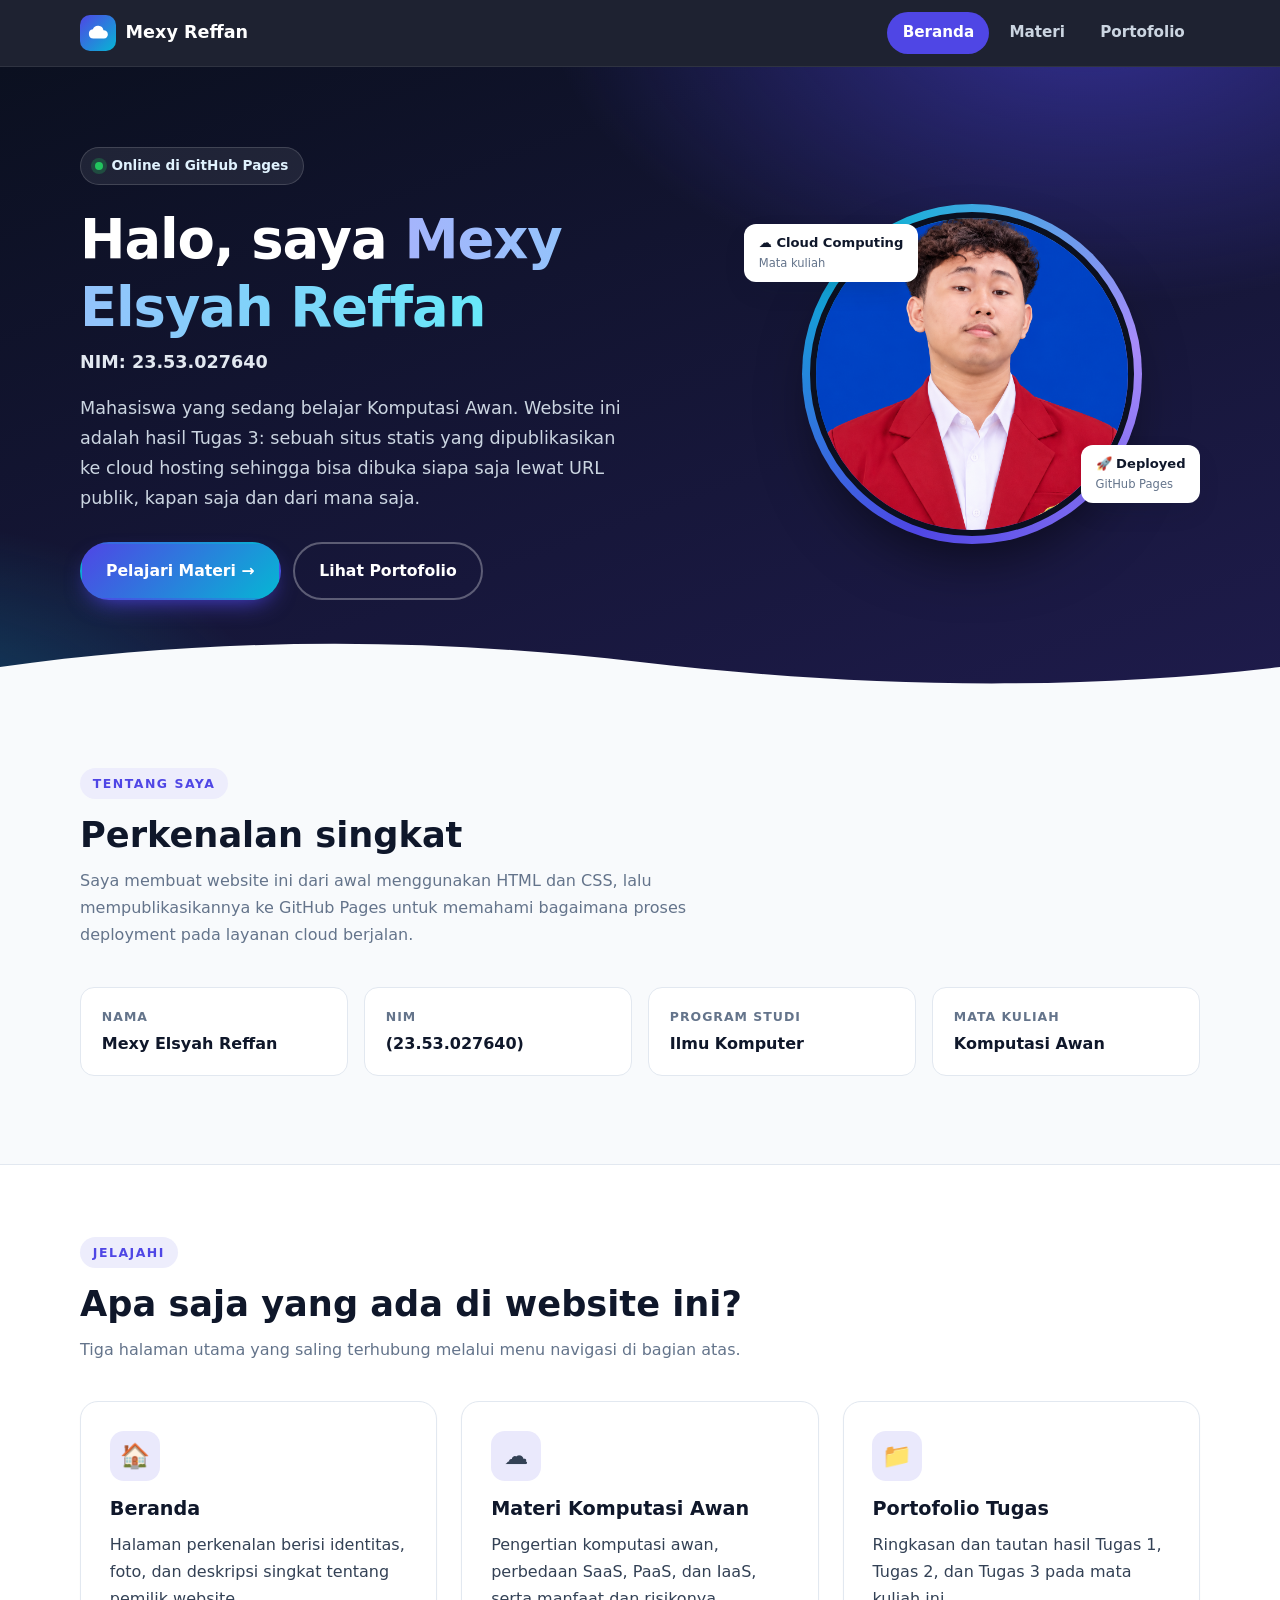
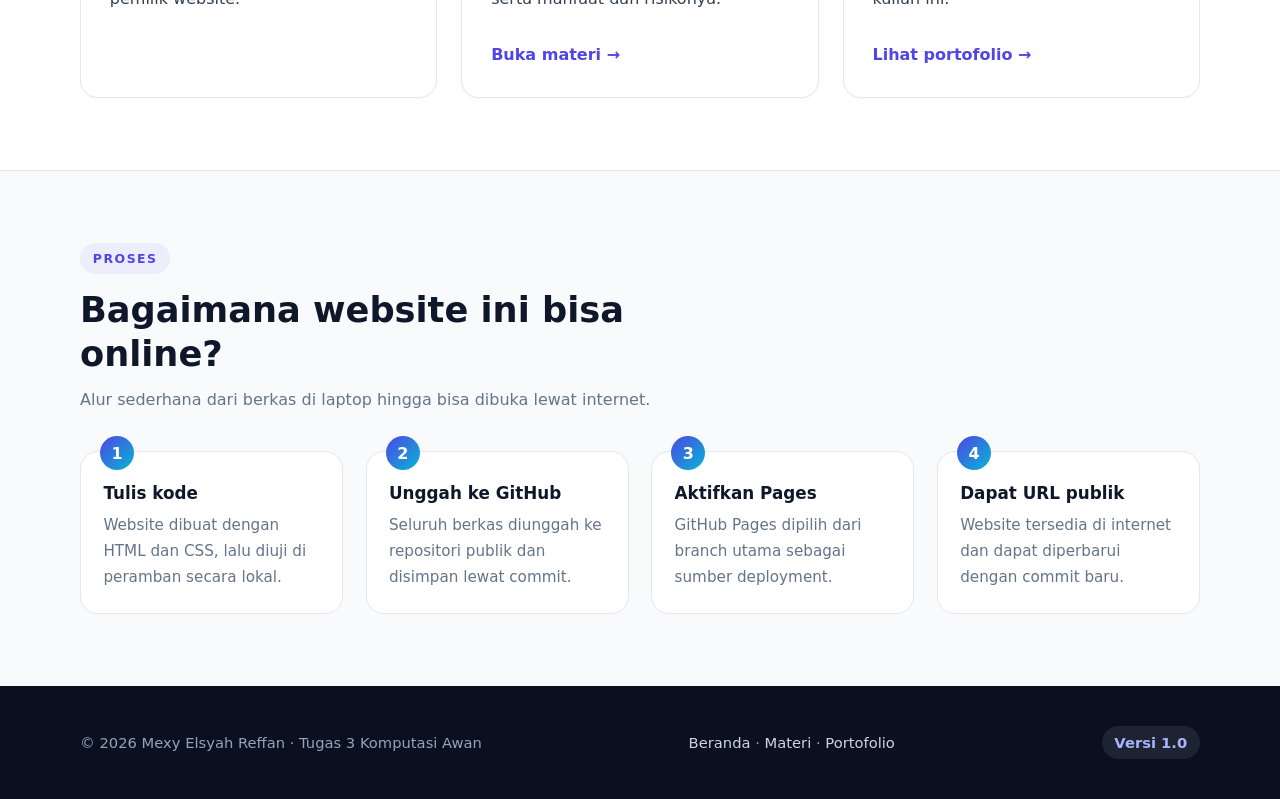
<file: Tugas3_Mexy_Elsyah_Reffan_23.53.027640_Komputasi awan/Tugas3_Mexy_Elsyah_Reffan_23.53.027640/index.html>
<!DOCTYPE html>
<html lang="id">
<head>
  <meta charset="UTF-8">
  <meta name="viewport" content="width=device-width, initial-scale=1">
  <title>Beranda | Tugas 3 Komputasi Awan</title>
  <meta name="description" content="Website statis Tugas 3 Komputasi Awan yang dipublikasikan melalui GitHub Pages.">
  <meta name="theme-color" content="#0b1020">
  <link rel="icon" type="image/svg+xml" href="assets/images/logo-umpr.png">
  <link rel="stylesheet" href="assets/css/style.css">
</head>
<body>

  <!-- ============ HEADER ============ -->
  <header class="site-header">
    <div class="container nav">
      <a class="brand" href="index.html" aria-label="Beranda">
        <span class="brand-logo">
          <svg viewBox="0 0 24 24" fill="#fff" aria-hidden="true"><path d="M7 18a5 5 0 0 1-.6-9.96A6 6 0 0 1 18 9a4.5 4.5 0 0 1 .5 9H7z"/></svg>
        </span>
        Mexy Reffan
      </a>

      <input type="checkbox" id="nav-toggle" aria-label="Buka menu">
      <label class="nav-burger" for="nav-toggle" aria-hidden="true"><span></span></label>

      <ul class="nav-links">
        <li><a class="active" href="index.html">Beranda</a></li>
        <li><a href="materi.html">Materi</a></li>
        <li><a href="portofolio.html">Portofolio</a></li>
      </ul>
    </div>
  </header>

  <main>
    <!-- ============ HERO / LANDING ============ -->
    <section class="hero">
      <div class="container hero-grid">
        <div>
          <span class="badge"><i></i> Online di GitHub Pages</span>
          <h1>Halo, saya <span class="grad">Mexy Elsyah Reffan</span></h1>
          <p class="nim">NIM: 23.53.027640</p>
          <p class="lead">
            Mahasiswa yang sedang belajar Komputasi Awan. Website ini adalah hasil Tugas 3:
            sebuah situs statis yang dipublikasikan ke cloud hosting sehingga bisa dibuka
            siapa saja lewat URL publik, kapan saja dan dari mana saja.
          </p>
          <div class="btn-row">
            <a class="btn btn-primary" href="materi.html">Pelajari Materi &rarr;</a>
            <a class="btn btn-ghost" href="portofolio.html">Lihat Portofolio</a>
          </div>
        </div>

        <div class="profile">
          <div class="photo-ring">
            <img src="assets/images/Foto-Formal-Mexy.png" alt="Foto profil mahasiswa" width="340" height="340">
          </div>
          <span class="chip c1">&#9729;&#65039; Cloud Computing<small>Mata kuliah</small></span>
          <span class="chip c2">&#128640; Deployed<small>GitHub Pages</small></span>
        </div>
      </div>

      <div class="hero-wave" aria-hidden="true">
        <svg viewBox="0 0 1440 60" preserveAspectRatio="none"><path d="M0 60V30C240 0 480 0 720 25s480 30 720 5v30z" fill="#f8fafc"/></svg>
      </div>
    </section>

    <!-- ============ TENTANG SAYA ============ -->
    <section class="section" id="tentang">
      <div class="container">
        <div class="section-head">
          <span class="eyebrow">Tentang Saya</span>
          <h2>Perkenalan singkat</h2>
          <p>
            Saya membuat website ini dari awal menggunakan HTML dan CSS, lalu mempublikasikannya
            ke GitHub Pages untuk memahami bagaimana proses deployment pada layanan cloud berjalan.
          </p>
        </div>
        <dl class="about">
          <div><dt>Nama</dt><dd>Mexy Elsyah Reffan</dd></div>
          <div><dt>NIM</dt><dd>(23.53.027640)</dd></div>
          <div><dt>Program Studi</dt><dd>Ilmu Komputer</dd></div>
          <div><dt>Mata Kuliah</dt><dd>Komputasi Awan</dd></div>
        </dl>
      </div>
    </section>

    <!-- ============ ISI WEBSITE ============ -->
    <section class="section alt">
      <div class="container">
        <div class="section-head">
          <span class="eyebrow">Jelajahi</span>
          <h2>Apa saja yang ada di website ini?</h2>
          <p>Tiga halaman utama yang saling terhubung melalui menu navigasi di bagian atas.</p>
        </div>
        <div class="grid grid-3">
          <article class="card">
            <div class="icon">&#127968;</div>
            <h3>Beranda</h3>
            <p>Halaman perkenalan berisi identitas, foto, dan deskripsi singkat tentang pemilik website.</p>
          </article>
          <article class="card">
            <div class="icon">&#9729;&#65039;</div>
            <h3>Materi Komputasi Awan</h3>
            <p>Pengertian komputasi awan, perbedaan SaaS, PaaS, dan IaaS, serta manfaat dan risikonya.</p>
            <a class="more" href="materi.html">Buka materi &rarr;</a>
          </article>
          <article class="card">
            <div class="icon">&#128193;</div>
            <h3>Portofolio Tugas</h3>
            <p>Ringkasan dan tautan hasil Tugas 1, Tugas 2, dan Tugas 3 pada mata kuliah ini.</p>
            <a class="more" href="portofolio.html">Lihat portofolio &rarr;</a>
          </article>
        </div>
      </div>
    </section>

    <!-- ============ ALUR DEPLOYMENT ============ -->
    <section class="section">
      <div class="container">
        <div class="section-head">
          <span class="eyebrow">Proses</span>
          <h2>Bagaimana website ini bisa online?</h2>
          <p>Alur sederhana dari berkas di laptop hingga bisa dibuka lewat internet.</p>
        </div>
        <div class="steps">
          <div class="step">
            <h3>Tulis kode</h3>
            <p>Website dibuat dengan HTML dan CSS, lalu diuji di peramban secara lokal.</p>
          </div>
          <div class="step">
            <h3>Unggah ke GitHub</h3>
            <p>Seluruh berkas diunggah ke repositori publik dan disimpan lewat commit.</p>
          </div>
          <div class="step">
            <h3>Aktifkan Pages</h3>
            <p>GitHub Pages dipilih dari branch utama sebagai sumber deployment.</p>
          </div>
          <div class="step">
            <h3>Dapat URL publik</h3>
            <p>Website tersedia di internet dan dapat diperbarui dengan commit baru.</p>
          </div>
        </div>
      </div>
    </section>
  </main>

  <!-- ============ FOOTER ============ -->
  <footer class="site-footer">
    <div class="container foot">
      <span>&copy; 2026 Mexy Elsyah Reffan &middot; Tugas 3 Komputasi Awan</span>
      <span>
        <a href="index.html">Beranda</a> &middot;
        <a href="materi.html">Materi</a> &middot;
        <a href="portofolio.html">Portofolio</a>
      </span>
      <span class="ver">Versi 1.0</span>
    </div>
  </footer>

</body>
</html>
</file>
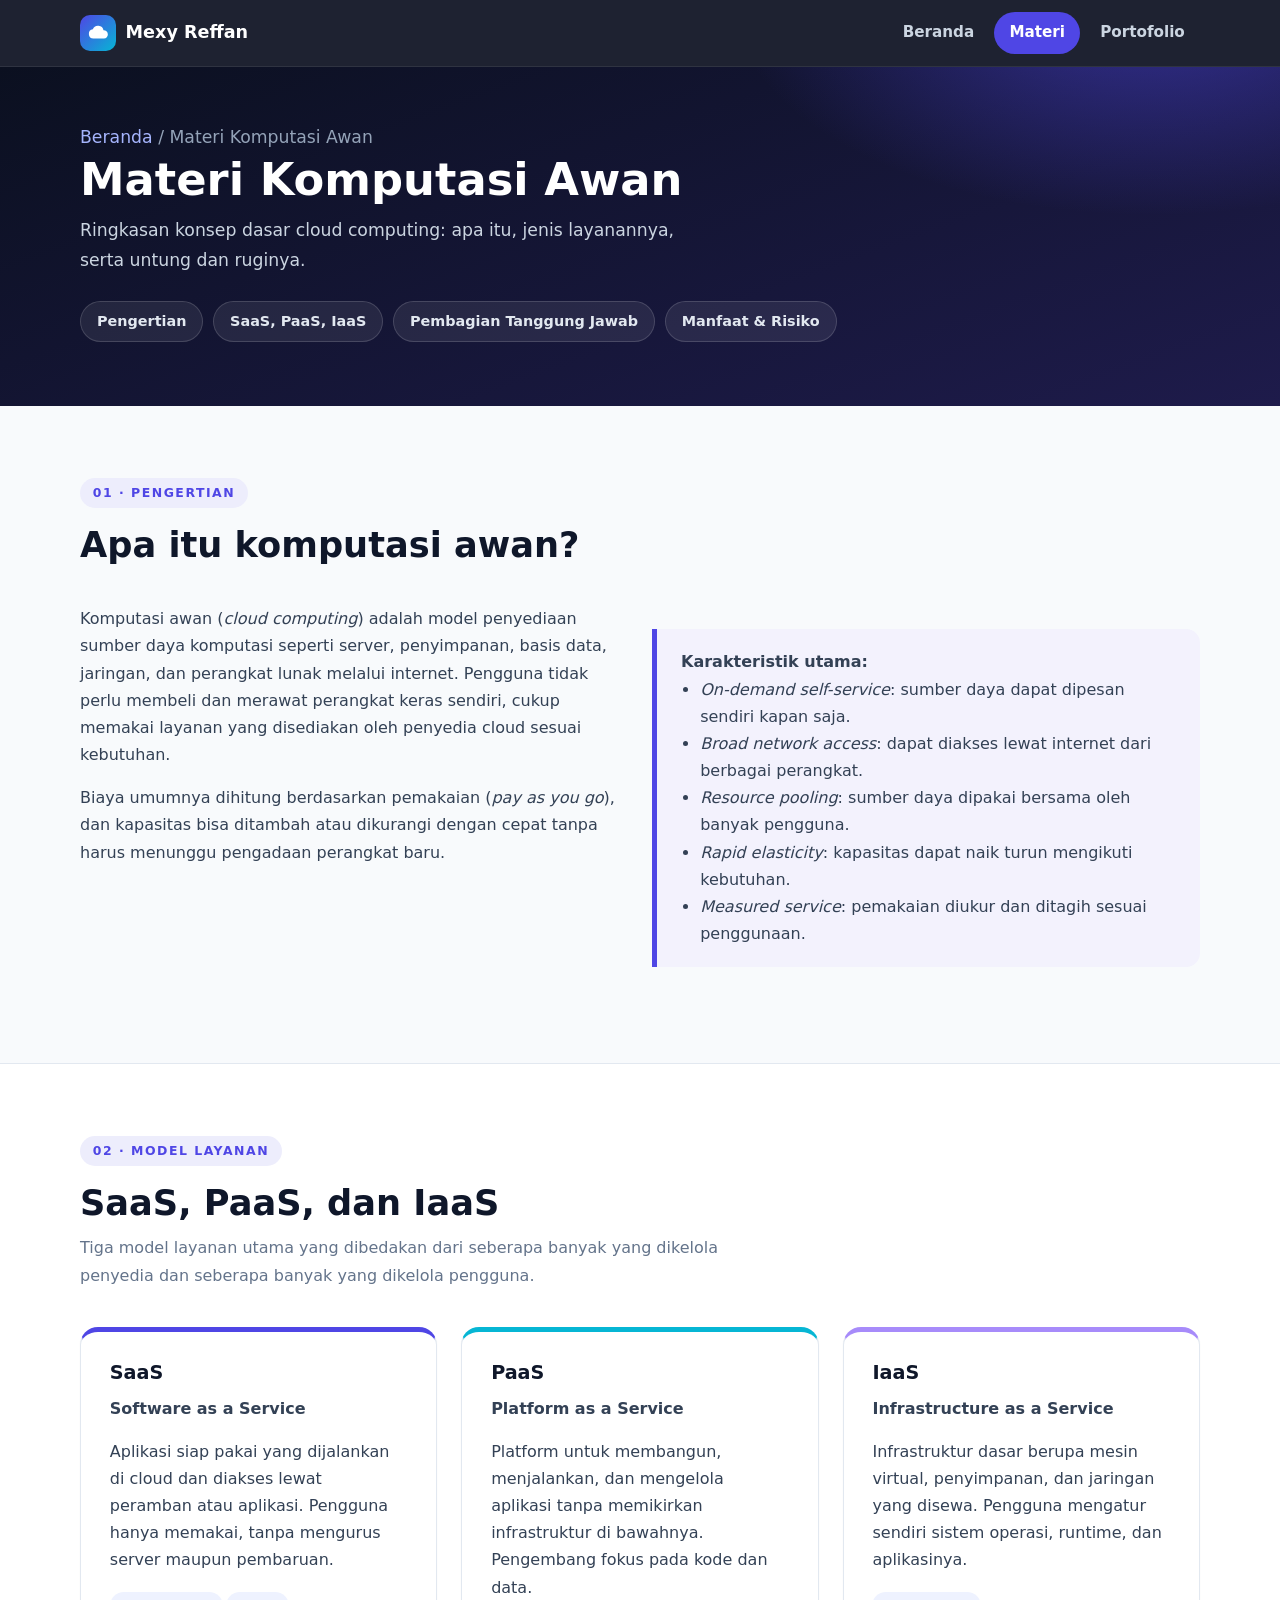
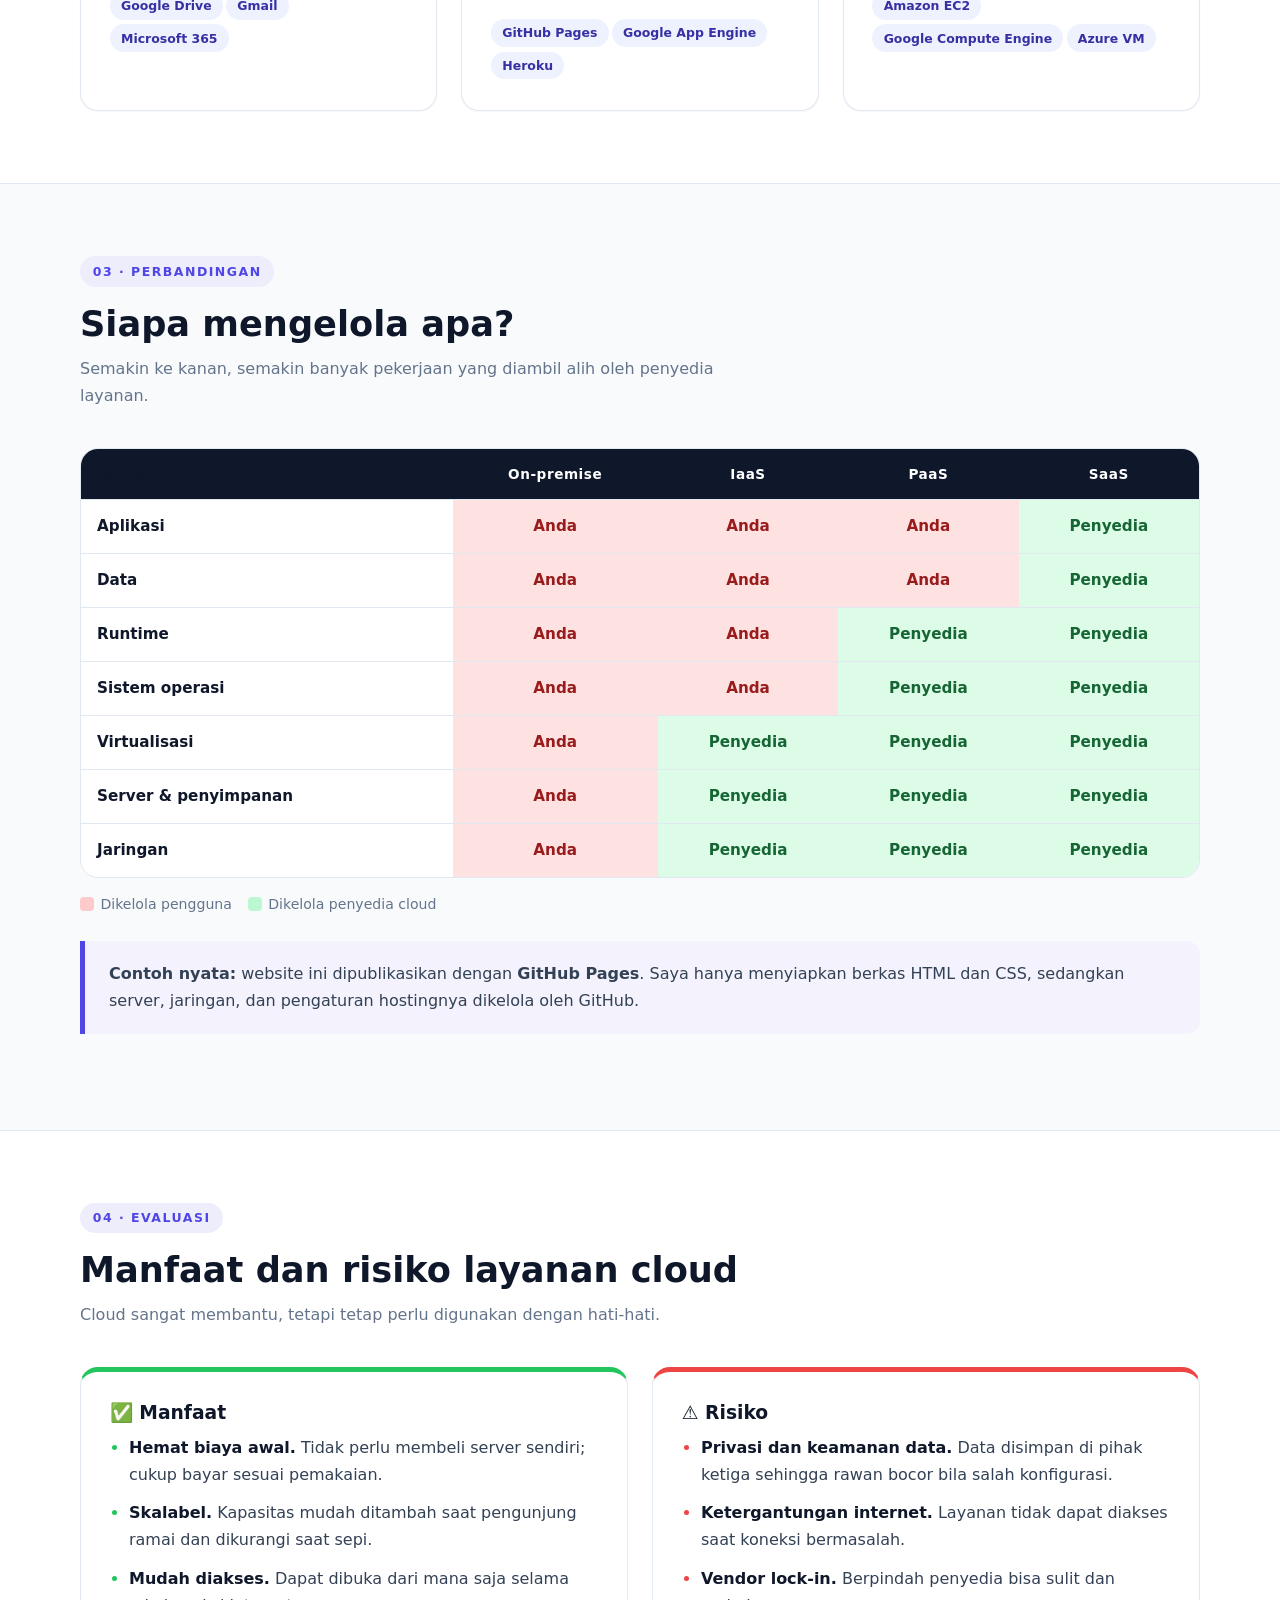
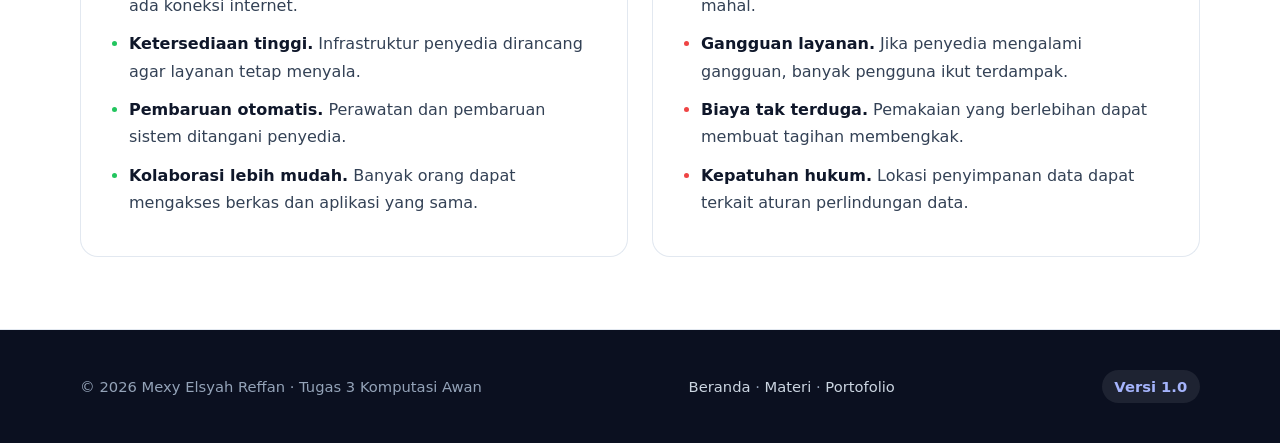
<file: Tugas3_Mexy_Elsyah_Reffan_23.53.027640_Komputasi awan/Tugas3_Mexy_Elsyah_Reffan_23.53.027640/materi.html>
<!DOCTYPE html>
<html lang="id">
<head>
  <meta charset="UTF-8">
  <meta name="viewport" content="width=device-width, initial-scale=1">
  <title>Materi Komputasi Awan | Tugas 3</title>
  <meta name="description" content="Pengertian komputasi awan, perbedaan SaaS, PaaS, IaaS, serta manfaat dan risiko layanan cloud.">
  <meta name="theme-color" content="#0b1020">
  <link rel="icon" type="image/svg+xml" href="assets/images/logo-umpr.png">
  <link rel="stylesheet" href="assets/css/style.css">
</head>
<body>

  <header class="site-header">
    <div class="container nav">
      <a class="brand" href="index.html" aria-label="Beranda">
        <span class="brand-logo">
          <svg viewBox="0 0 24 24" fill="#fff" aria-hidden="true"><path d="M7 18a5 5 0 0 1-.6-9.96A6 6 0 0 1 18 9a4.5 4.5 0 0 1 .5 9H7z"/></svg>
        </span>
        Mexy Reffan
      </a>

      <input type="checkbox" id="nav-toggle" aria-label="Buka menu">
      <label class="nav-burger" for="nav-toggle" aria-hidden="true"><span></span></label>

      <ul class="nav-links">
        <li><a href="index.html">Beranda</a></li>
        <li><a class="active" href="materi.html">Materi</a></li>
        <li><a href="portofolio.html">Portofolio</a></li>
      </ul>
    </div>
  </header>

  <main>
    <section class="page-hero">
      <div class="container">
        <p class="crumb"><a href="index.html">Beranda</a> / Materi Komputasi Awan</p>
        <h1>Materi Komputasi Awan</h1>
        <p>Ringkasan konsep dasar cloud computing: apa itu, jenis layanannya, serta untung dan ruginya.</p>
        <nav class="toc" aria-label="Daftar isi">
          <a href="#pengertian">Pengertian</a>
          <a href="#layanan">SaaS, PaaS, IaaS</a>
          <a href="#tanggung-jawab">Pembagian Tanggung Jawab</a>
          <a href="#manfaat-risiko">Manfaat &amp; Risiko</a>
        </nav>
      </div>
    </section>

    <!-- ============ PENGERTIAN ============ -->
    <section class="section" id="pengertian">
      <div class="container">
        <div class="section-head">
          <span class="eyebrow">01 &middot; Pengertian</span>
          <h2>Apa itu komputasi awan?</h2>
        </div>
        <div class="grid grid-2">
          <div>
            <p>
              Komputasi awan (<em>cloud computing</em>) adalah model penyediaan sumber daya komputasi
              seperti server, penyimpanan, basis data, jaringan, dan perangkat lunak melalui internet.
              Pengguna tidak perlu membeli dan merawat perangkat keras sendiri, cukup memakai layanan
              yang disediakan oleh penyedia cloud sesuai kebutuhan.
            </p>
            <p>
              Biaya umumnya dihitung berdasarkan pemakaian (<em>pay as you go</em>), dan kapasitas bisa
              ditambah atau dikurangi dengan cepat tanpa harus menunggu pengadaan perangkat baru.
            </p>
          </div>
          <div class="callout">
            <p><strong>Karakteristik utama:</strong></p>
            <ul>
              <li><em>On-demand self-service</em>: sumber daya dapat dipesan sendiri kapan saja.</li>
              <li><em>Broad network access</em>: dapat diakses lewat internet dari berbagai perangkat.</li>
              <li><em>Resource pooling</em>: sumber daya dipakai bersama oleh banyak pengguna.</li>
              <li><em>Rapid elasticity</em>: kapasitas dapat naik turun mengikuti kebutuhan.</li>
              <li><em>Measured service</em>: pemakaian diukur dan ditagih sesuai penggunaan.</li>
            </ul>
          </div>
        </div>
      </div>
    </section>

    <!-- ============ SaaS PaaS IaaS ============ -->
    <section class="section alt" id="layanan">
      <div class="container">
        <div class="section-head">
          <span class="eyebrow">02 &middot; Model Layanan</span>
          <h2>SaaS, PaaS, dan IaaS</h2>
          <p>Tiga model layanan utama yang dibedakan dari seberapa banyak yang dikelola penyedia dan seberapa banyak yang dikelola pengguna.</p>
        </div>

        <div class="grid grid-3">
          <article class="card service">
            <h3>SaaS</h3>
            <p><strong>Software as a Service</strong></p>
            <p>
              Aplikasi siap pakai yang dijalankan di cloud dan diakses lewat peramban atau aplikasi.
              Pengguna hanya memakai, tanpa mengurus server maupun pembaruan.
            </p>
            <p><span class="tag">Google Drive</span><span class="tag">Gmail</span><span class="tag">Microsoft 365</span></p>
          </article>

          <article class="card service paas">
            <h3>PaaS</h3>
            <p><strong>Platform as a Service</strong></p>
            <p>
              Platform untuk membangun, menjalankan, dan mengelola aplikasi tanpa memikirkan
              infrastruktur di bawahnya. Pengembang fokus pada kode dan data.
            </p>
            <p><span class="tag">GitHub Pages</span><span class="tag">Google App Engine</span><span class="tag">Heroku</span></p>
          </article>

          <article class="card service iaas">
            <h3>IaaS</h3>
            <p><strong>Infrastructure as a Service</strong></p>
            <p>
              Infrastruktur dasar berupa mesin virtual, penyimpanan, dan jaringan yang disewa.
              Pengguna mengatur sendiri sistem operasi, runtime, dan aplikasinya.
            </p>
            <p><span class="tag">Amazon EC2</span><span class="tag">Google Compute Engine</span><span class="tag">Azure VM</span></p>
          </article>
        </div>
      </div>
    </section>

    <!-- ============ TABEL TANGGUNG JAWAB ============ -->
    <section class="section" id="tanggung-jawab">
      <div class="container">
        <div class="section-head">
          <span class="eyebrow">03 &middot; Perbandingan</span>
          <h2>Siapa mengelola apa?</h2>
          <p>Semakin ke kanan, semakin banyak pekerjaan yang diambil alih oleh penyedia layanan.</p>
        </div>

        <div class="table-wrap">
          <table>
            <thead>
              <tr><th>Lapisan</th><th>On-premise</th><th>IaaS</th><th>PaaS</th><th>SaaS</th></tr>
            </thead>
            <tbody>
              <tr><td>Aplikasi</td><td class="you">Anda</td><td class="you">Anda</td><td class="you">Anda</td><td class="prov">Penyedia</td></tr>
              <tr><td>Data</td><td class="you">Anda</td><td class="you">Anda</td><td class="you">Anda</td><td class="prov">Penyedia</td></tr>
              <tr><td>Runtime</td><td class="you">Anda</td><td class="you">Anda</td><td class="prov">Penyedia</td><td class="prov">Penyedia</td></tr>
              <tr><td>Sistem operasi</td><td class="you">Anda</td><td class="you">Anda</td><td class="prov">Penyedia</td><td class="prov">Penyedia</td></tr>
              <tr><td>Virtualisasi</td><td class="you">Anda</td><td class="prov">Penyedia</td><td class="prov">Penyedia</td><td class="prov">Penyedia</td></tr>
              <tr><td>Server &amp; penyimpanan</td><td class="you">Anda</td><td class="prov">Penyedia</td><td class="prov">Penyedia</td><td class="prov">Penyedia</td></tr>
              <tr><td>Jaringan</td><td class="you">Anda</td><td class="prov">Penyedia</td><td class="prov">Penyedia</td><td class="prov">Penyedia</td></tr>
            </tbody>
          </table>
        </div>
        <div class="legend">
          <span class="l-you">Dikelola pengguna</span>
          <span class="l-prov">Dikelola penyedia cloud</span>
        </div>

        <div class="callout">
          <p>
            <strong>Contoh nyata:</strong> website ini dipublikasikan dengan <strong>GitHub Pages</strong>.
            Saya hanya menyiapkan berkas HTML dan CSS, sedangkan server, jaringan, dan pengaturan
            hostingnya dikelola oleh GitHub.
          </p>
        </div>
      </div>
    </section>

    <!-- ============ MANFAAT & RISIKO ============ -->
    <section class="section alt" id="manfaat-risiko">
      <div class="container">
        <div class="section-head">
          <span class="eyebrow">04 &middot; Evaluasi</span>
          <h2>Manfaat dan risiko layanan cloud</h2>
          <p>Cloud sangat membantu, tetapi tetap perlu digunakan dengan hati-hati.</p>
        </div>

        <div class="grid grid-2">
          <div class="pros">
            <h3>&#9989; Manfaat</h3>
            <ul>
              <li><strong>Hemat biaya awal.</strong> Tidak perlu membeli server sendiri; cukup bayar sesuai pemakaian.</li>
              <li><strong>Skalabel.</strong> Kapasitas mudah ditambah saat pengunjung ramai dan dikurangi saat sepi.</li>
              <li><strong>Mudah diakses.</strong> Dapat dibuka dari mana saja selama ada koneksi internet.</li>
              <li><strong>Ketersediaan tinggi.</strong> Infrastruktur penyedia dirancang agar layanan tetap menyala.</li>
              <li><strong>Pembaruan otomatis.</strong> Perawatan dan pembaruan sistem ditangani penyedia.</li>
              <li><strong>Kolaborasi lebih mudah.</strong> Banyak orang dapat mengakses berkas dan aplikasi yang sama.</li>
            </ul>
          </div>

          <div class="cons">
            <h3>&#9888;&#65039; Risiko</h3>
            <ul>
              <li><strong>Privasi dan keamanan data.</strong> Data disimpan di pihak ketiga sehingga rawan bocor bila salah konfigurasi.</li>
              <li><strong>Ketergantungan internet.</strong> Layanan tidak dapat diakses saat koneksi bermasalah.</li>
              <li><strong>Vendor lock-in.</strong> Berpindah penyedia bisa sulit dan mahal.</li>
              <li><strong>Gangguan layanan.</strong> Jika penyedia mengalami gangguan, banyak pengguna ikut terdampak.</li>
              <li><strong>Biaya tak terduga.</strong> Pemakaian yang berlebihan dapat membuat tagihan membengkak.</li>
              <li><strong>Kepatuhan hukum.</strong> Lokasi penyimpanan data dapat terkait aturan perlindungan data.</li>
            </ul>
          </div>
        </div>
      </div>
    </section>
  </main>

  <footer class="site-footer">
    <div class="container foot">
      <span>&copy; 2026 Mexy Elsyah Reffan &middot; Tugas 3 Komputasi Awan</span>
      <span>
        <a href="index.html">Beranda</a> &middot;
        <a href="materi.html">Materi</a> &middot;
        <a href="portofolio.html">Portofolio</a>
      </span>
      <span class="ver">Versi 1.0</span>
    </div>
  </footer>

</body>
</html>
</file>
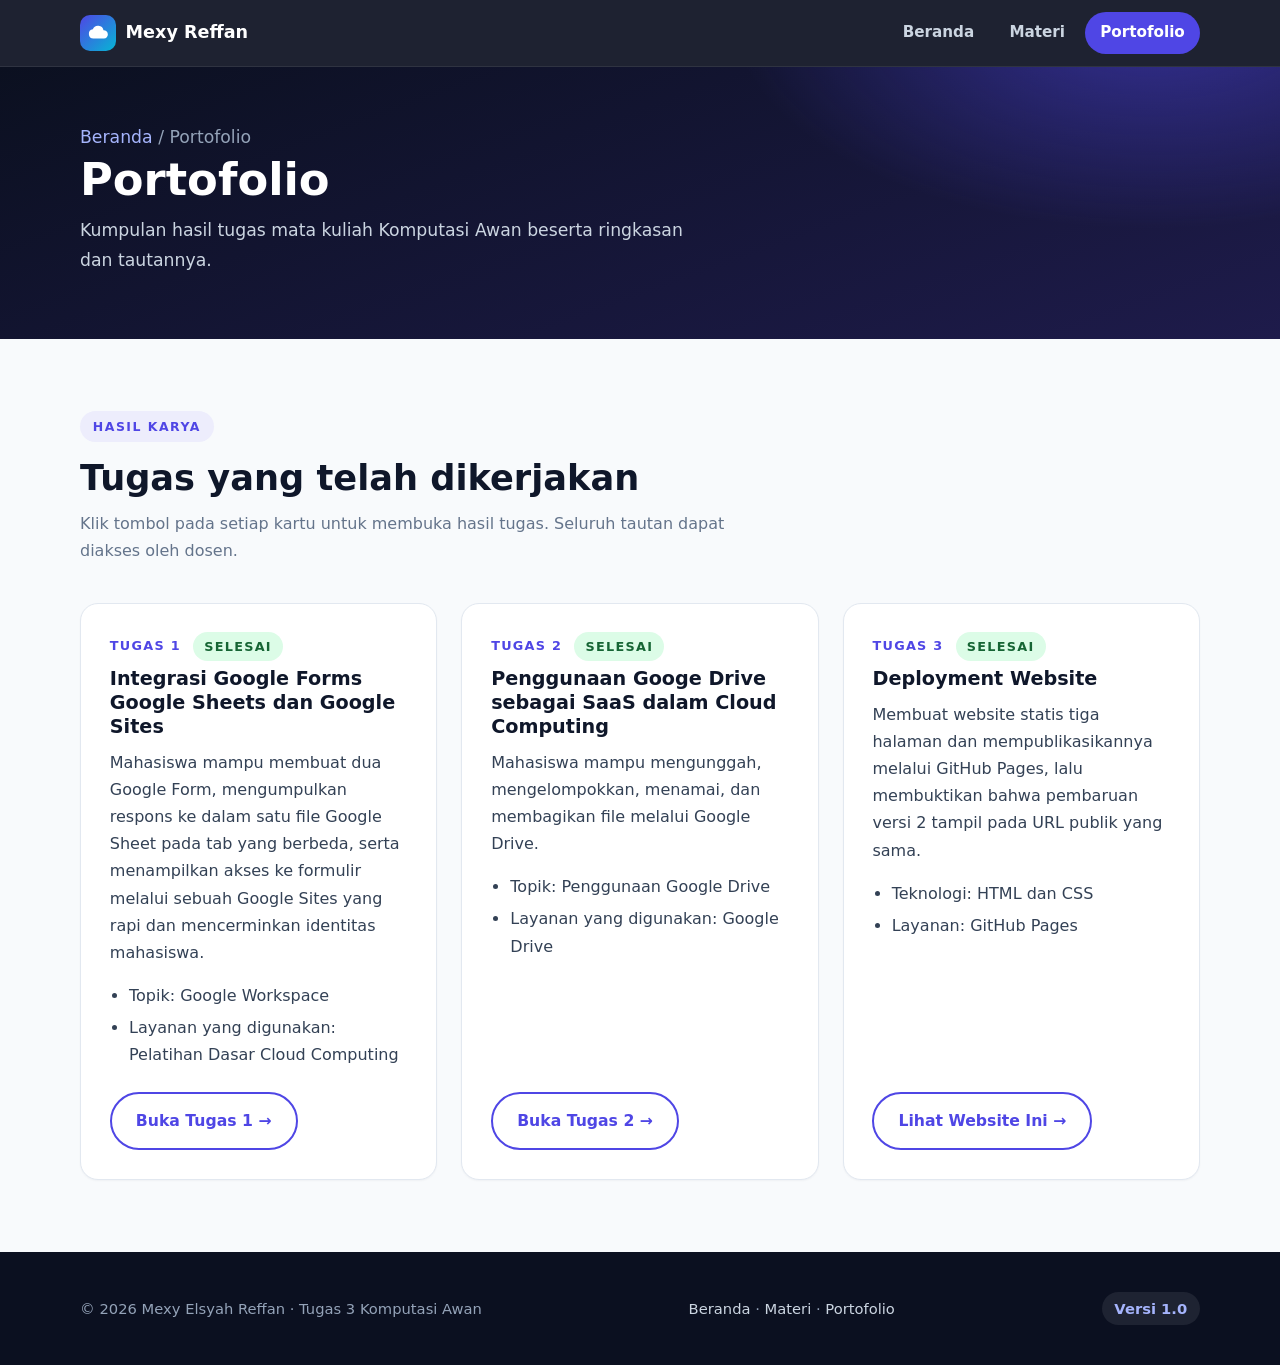
<file: Tugas3_Mexy_Elsyah_Reffan_23.53.027640_Komputasi awan/Tugas3_Mexy_Elsyah_Reffan_23.53.027640/portofolio.html>
<!DOCTYPE html>
<html lang="id">
<head>
  <meta charset="UTF-8">
  <meta name="viewport" content="width=device-width, initial-scale=1">
  <title>Portofolio Tugas | Tugas 3 Komputasi Awan</title>
  <meta name="description" content="Ringkasan dan tautan hasil Tugas 1, Tugas 2, dan Tugas 3 mata kuliah Komputasi Awan.">
  <meta name="theme-color" content="#0b1020">
  <link rel="icon" type="image/svg+xml" href="assets/images/logo-umpr.png">
  <link rel="stylesheet" href="assets/css/style.css">
</head>
<body>

  <header class="site-header">
    <div class="container nav">
      <a class="brand" href="index.html" aria-label="Beranda">
        <span class="brand-logo">
          <svg viewBox="0 0 24 24" fill="#fff" aria-hidden="true"><path d="M7 18a5 5 0 0 1-.6-9.96A6 6 0 0 1 18 9a4.5 4.5 0 0 1 .5 9H7z"/></svg>
        </span>
        Mexy Reffan
      </a>

      <input type="checkbox" id="nav-toggle" aria-label="Buka menu">
      <label class="nav-burger" for="nav-toggle" aria-hidden="true"><span></span></label>

      <ul class="nav-links">
        <li><a href="index.html">Beranda</a></li>
        <li><a href="materi.html">Materi</a></li>
        <li><a class="active" href="portofolio.html">Portofolio</a></li>
      </ul>
    </div>
  </header>

  <main>
    <section class="page-hero">
      <div class="container">
        <p class="crumb"><a href="index.html">Beranda</a> / Portofolio </p>
        <h1>Portofolio</h1>
        <p>Kumpulan hasil tugas mata kuliah Komputasi Awan beserta ringkasan dan tautannya.</p>
      </div>
    </section>

    <section class="section">
      <div class="container">
        <div class="section-head">
          <span class="eyebrow">Hasil Karya</span>
          <h2>Tugas yang telah dikerjakan</h2>
          <p>Klik tombol pada setiap kartu untuk membuka hasil tugas. Seluruh tautan dapat diakses oleh dosen.</p>
        </div>

        <div class="grid grid-3">
          <!-- TUGAS 1: ganti ringkasan dan href sesuai tugas Anda -->
          <article class="card work">
            <span class="num">Tugas 1 <span class="status">Selesai</span></span>
            <h3>Integrasi Google Forms Google Sheets dan Google Sites</h3>
            <p>Mahasiswa mampu membuat dua Google Form, mengumpulkan respons ke dalam satu file
Google Sheet pada tab yang berbeda, serta menampilkan akses ke formulir melalui sebuah Google Sites yang
rapi dan mencerminkan identitas mahasiswa.</p>
            <ul>
              <li>Topik: Google Workspace</li>
              <li>Layanan yang digunakan: Pelatihan Dasar Cloud Computing</li>
            </ul>
            <a class="btn btn-outline" href="https://sites.google.com/view/mexyelsyahreffan/beranda?authuser=0" target="_blank" rel="noopener">Buka Tugas 1 &rarr;</a>
          </article>

          <!-- TUGAS 2: ganti ringkasan dan href sesuai tugas Anda -->
          <article class="card work">
            <span class="num">Tugas 2 <span class="status">Selesai</span></span>
            <h3>Penggunaan Googe Drive sebagai SaaS dalam Cloud Computing</h3>
            <p>Mahasiswa mampu mengunggah, mengelompokkan, menamai, dan membagikan file melalui Google
Drive.</p>
            <ul>
              <li>Topik: Penggunaan Google Drive</li>
              <li>Layanan yang digunakan: Google Drive</li>
            </ul>
            <a class="btn btn-outline" href="https://drive.google.com/drive/u/1/folders/1T_OK5W_-nfb92TwRKgU8OTHuT8NCfr07" target="_blank" rel="noopener">Buka Tugas 2 &rarr;</a>
          </article>

          <!-- TUGAS 3: halaman ini sendiri -->
          <article class="card work">
            <span class="num">Tugas 3 <span class="status">Selesai</span></span>
            <h3>Deployment Website</h3>
            <p>
              Membuat website statis tiga halaman dan mempublikasikannya melalui GitHub Pages,
              lalu membuktikan bahwa pembaruan versi 2 tampil pada URL publik yang sama.
            </p>
            <ul>
              <li>Teknologi: HTML dan CSS</li>
              <li>Layanan: GitHub Pages</li>
            </ul>
            <a class="btn btn-outline" href="index.html">Lihat Website Ini &rarr;</a>
          </article>
        </div>

        
      </div>
    </section>
  </main>

  <footer class="site-footer">
    <div class="container foot">
      <span>&copy; 2026 Mexy Elsyah Reffan &middot; Tugas 3 Komputasi Awan</span>
      <span>
        <a href="index.html">Beranda</a> &middot;
        <a href="materi.html">Materi</a> &middot;
        <a href="portofolio.html">Portofolio</a>
      </span>
      <span class="ver">Versi 1.0</span>
    </div>
  </footer>

</body>
</html>
</file>
<file: Tugas3_Mexy_Elsyah_Reffan_23.53.027640_Komputasi awan/Tugas3_Mexy_Elsyah_Reffan_23.53.027640/assets/css/style.css>
/* =========================================================
   Tugas 3 Komputasi Awan - Stylesheet utama
   Tips versi 2: ubah warna di bagian :root (--primary & --accent)
   ========================================================= */

:root {
  --primary: #4f46e5;        /* warna utama (ubah untuk versi 2) */
  --primary-dark: #3730a3;
  --accent: #06b6d4;         /* warna aksen */
  --ink: #0f172a;
  --text: #334155;
  --muted: #64748b;
  --bg: #f8fafc;
  --card: #ffffff;
  --line: #e2e8f0;
  --hero-1: #0b1020;
  --hero-2: #1e1b4b;
  --radius: 18px;
  --shadow: 0 10px 30px -12px rgba(15, 23, 42, .25);
  --maxw: 1120px;
}

*, *::before, *::after { box-sizing: border-box; }

html { scroll-behavior: smooth; -webkit-text-size-adjust: 100%; }

body {
  margin: 0;
  font-family: system-ui, -apple-system, "Segoe UI", Roboto, "Helvetica Neue", Arial, sans-serif;
  color: var(--text);
  background: var(--bg);
  line-height: 1.7;
  font-size: 16px;
}

img, svg { max-width: 100%; display: block; }
a { color: var(--primary); text-decoration: none; }
a:hover { text-decoration: underline; }
h1, h2, h3, h4 { color: var(--ink); line-height: 1.25; margin: 0 0 .6rem; }
p { margin: 0 0 1rem; }
ul { margin: 0; padding-left: 1.2rem; }

.container { width: min(100% - 2.5rem, var(--maxw)); margin-inline: auto; }
.section { padding: 4.5rem 0; }
.section.alt { background: #fff; border-block: 1px solid var(--line); }

.eyebrow {
  display: inline-block;
  font-size: .78rem; font-weight: 700; letter-spacing: .12em; text-transform: uppercase;
  color: var(--primary); background: color-mix(in srgb, var(--primary) 10%, white);
  padding: .3rem .8rem; border-radius: 999px; margin-bottom: .9rem;
}
.section-head { max-width: 680px; margin-bottom: 2.4rem; }
.section-head h2 { font-size: clamp(1.6rem, 3.5vw, 2.2rem); }
.section-head p { color: var(--muted); }

/* ---------- Header & navigasi ---------- */
.site-header {
  position: sticky; top: 0; z-index: 50;
  background: rgba(11, 16, 32, .92);
  backdrop-filter: blur(10px); -webkit-backdrop-filter: blur(10px);
  border-bottom: 1px solid rgba(255, 255, 255, .08);
}
.nav { display: flex; align-items: center; justify-content: space-between; min-height: 66px; }
.brand { display: flex; align-items: center; gap: .6rem; color: #fff; font-weight: 800; font-size: 1.1rem; }
.brand:hover { text-decoration: none; }
.brand-logo {
  width: 36px; height: 36px; border-radius: 10px; display: grid; place-items: center;
  background: linear-gradient(135deg, var(--primary), var(--accent));
}
.brand-logo svg { width: 22px; height: 22px; }

.nav-links { display: flex; align-items: center; gap: .3rem; list-style: none; margin: 0; padding: 0; }
.nav-links a {
  display: block; padding: .5rem .95rem; border-radius: 999px;
  color: #cbd5e1; font-weight: 600; font-size: .95rem; transition: .2s;
}
.nav-links a:hover { color: #fff; background: rgba(255, 255, 255, .08); text-decoration: none; }
.nav-links a.active { color: #fff; background: var(--primary); }

/* menu hamburger tanpa JavaScript (checkbox hack) */
#nav-toggle { position: absolute; opacity: 0; pointer-events: none; }
.nav-burger { display: none; cursor: pointer; padding: .6rem; border-radius: 10px; }
.nav-burger span, .nav-burger span::before, .nav-burger span::after {
  content: ""; display: block; width: 24px; height: 2px; background: #fff; border-radius: 2px;
  position: relative; transition: .25s;
}
.nav-burger span::before { position: absolute; top: -7px; }
.nav-burger span::after  { position: absolute; top: 7px; }
#nav-toggle:checked + .nav-burger span { background: transparent; }
#nav-toggle:checked + .nav-burger span::before { top: 0; transform: rotate(45deg); }
#nav-toggle:checked + .nav-burger span::after  { top: 0; transform: rotate(-45deg); }
#nav-toggle:focus-visible + .nav-burger { outline: 2px solid var(--accent); }

/* ---------- Tombol ---------- */
.btn {
  display: inline-flex; align-items: center; gap: .5rem;
  padding: .85rem 1.5rem; border-radius: 999px; font-weight: 700; font-size: .98rem;
  border: 2px solid transparent; transition: transform .2s, box-shadow .2s, background .2s;
}
.btn:hover { transform: translateY(-2px); text-decoration: none; }
.btn-primary { background: linear-gradient(135deg, var(--primary), var(--accent)); color: #fff; box-shadow: 0 10px 25px -10px var(--primary); }
.btn-ghost { color: #fff; border-color: rgba(255, 255, 255, .3); }
.btn-ghost:hover { background: rgba(255, 255, 255, .1); }
.btn-outline { color: var(--primary); border-color: var(--primary); }
.btn-outline:hover { background: var(--primary); color: #fff; }
.btn-row { display: flex; flex-wrap: wrap; gap: .8rem; }

/* ---------- Hero (landing) ---------- */
.hero {
  position: relative; overflow: hidden; color: #cbd5e1;
  background:
    radial-gradient(900px 500px at 85% -10%, color-mix(in srgb, var(--primary) 55%, transparent), transparent 60%),
    radial-gradient(700px 400px at -10% 110%, color-mix(in srgb, var(--accent) 35%, transparent), transparent 60%),
    linear-gradient(160deg, var(--hero-1), var(--hero-2));
  padding: 5rem 0 6rem;
}
.hero-grid { display: grid; grid-template-columns: 1.15fr .85fr; gap: 3rem; align-items: center; }
.hero .badge {
  display: inline-flex; align-items: center; gap: .5rem; font-size: .85rem; font-weight: 600;
  padding: .4rem .9rem; border-radius: 999px; color: #e0f2fe;
  background: rgba(255, 255, 255, .08); border: 1px solid rgba(255, 255, 255, .15); margin-bottom: 1.3rem;
}
.hero .badge i { width: 8px; height: 8px; border-radius: 50%; background: #22c55e; box-shadow: 0 0 0 4px rgba(34, 197, 94, .25); }
.hero h1 { color: #fff; font-size: clamp(2rem, 5.2vw, 3.4rem); letter-spacing: -.02em; margin-bottom: .4rem; }
.hero h1 .grad { background: linear-gradient(90deg, #a5b4fc, #67e8f9); -webkit-background-clip: text; background-clip: text; color: transparent; }
.hero .nim { font-size: 1.1rem; font-weight: 700; color: #e2e8f0; margin-bottom: 1rem; }
.hero .lead { font-size: 1.1rem; max-width: 560px; margin-bottom: 1.8rem; }

.profile { display: grid; place-items: center; position: relative; }
.photo-ring {
  width: min(78vw, 340px); aspect-ratio: 1; border-radius: 50%; padding: 8px;
  background: conic-gradient(from 200deg, var(--primary), var(--accent), #a78bfa, var(--primary));
  box-shadow: 0 30px 60px -20px rgba(0, 0, 0, .6);
}
.photo-ring img { width: 100%; height: 100%; border-radius: 50%; object-fit: cover; background: #1e293b; border: 6px solid var(--hero-1); }
.chip {
  position: absolute; background: #fff; color: var(--ink); font-weight: 700; font-size: .82rem;
  padding: .5rem .9rem; border-radius: 12px; box-shadow: var(--shadow);
}
.chip.c1 { top: 6%; left: 0; }
.chip.c2 { bottom: 12%; right: 0; }
.chip small { display: block; font-weight: 500; color: var(--muted); font-size: .72rem; }

.hero-wave { position: absolute; left: 0; right: 0; bottom: -1px; }
.hero-wave svg { width: 100%; height: 60px; }

/* ---------- Kartu & grid ---------- */
.grid { display: grid; gap: 1.5rem; }
.grid-3 { grid-template-columns: repeat(auto-fit, minmax(260px, 1fr)); }
.grid-2 { grid-template-columns: repeat(auto-fit, minmax(300px, 1fr)); }

.card {
  background: var(--card); border: 1px solid var(--line); border-radius: var(--radius);
  padding: 1.8rem; box-shadow: 0 1px 2px rgba(15, 23, 42, .04); transition: transform .25s, box-shadow .25s;
}
.card:hover { transform: translateY(-4px); box-shadow: var(--shadow); }
.card h3 { font-size: 1.2rem; }
.card p:last-child { margin-bottom: 0; }
.icon {
  width: 50px; height: 50px; border-radius: 14px; display: grid; place-items: center; font-size: 1.5rem; margin-bottom: 1rem;
  background: color-mix(in srgb, var(--primary) 12%, white);
}
.card .more { display: inline-block; margin-top: .8rem; font-weight: 700; }

/* info tentang saya */
.about { display: grid; grid-template-columns: repeat(auto-fit, minmax(200px, 1fr)); gap: 1rem; }
.about div { background: var(--card); border: 1px solid var(--line); border-radius: 14px; padding: 1.1rem 1.3rem; }
.about dt { font-size: .78rem; font-weight: 700; letter-spacing: .08em; text-transform: uppercase; color: var(--muted); }
.about dd { margin: .2rem 0 0; font-weight: 700; color: var(--ink); }

/* alur deployment */
.steps { display: grid; grid-template-columns: repeat(auto-fit, minmax(210px, 1fr)); gap: 1.4rem; counter-reset: step; }
.step { position: relative; background: var(--card); border: 1px solid var(--line); border-radius: var(--radius); padding: 1.6rem 1.4rem 1.4rem; }
.step::before {
  counter-increment: step; content: counter(step);
  position: absolute; top: -16px; left: 1.2rem; width: 34px; height: 34px; border-radius: 50%;
  display: grid; place-items: center; color: #fff; font-weight: 800;
  background: linear-gradient(135deg, var(--primary), var(--accent));
}
.step h3 { font-size: 1.05rem; margin-top: .3rem; }
.step p { font-size: .95rem; color: var(--muted); margin: 0; }

/* ---------- Header halaman dalam ---------- */
.page-hero {
  color: #cbd5e1; padding: 3.5rem 0 4rem;
  background:
    radial-gradient(700px 360px at 90% -20%, color-mix(in srgb, var(--primary) 55%, transparent), transparent 60%),
    linear-gradient(160deg, var(--hero-1), var(--hero-2));
}
.page-hero h1 { color: #fff; font-size: clamp(1.8rem, 4.5vw, 2.8rem); margin-bottom: .5rem; }
.page-hero p { max-width: 640px; margin: 0; font-size: 1.08rem; }
.crumb { font-size: .88rem; color: #94a3b8; margin-bottom: .8rem; }
.crumb a { color: #a5b4fc; }

/* daftar isi di halaman materi */
.toc { display: flex; flex-wrap: wrap; gap: .6rem; margin-top: 1.6rem; }
.toc a {
  color: #e2e8f0; font-weight: 600; font-size: .9rem; padding: .45rem 1rem; border-radius: 999px;
  background: rgba(255, 255, 255, .08); border: 1px solid rgba(255, 255, 255, .15);
}
.toc a:hover { background: rgba(255, 255, 255, .18); text-decoration: none; }
section[id] { scroll-margin-top: 84px; }

/* ---------- Materi ---------- */
.service { border-top: 5px solid var(--primary); }
.service.paas { border-top-color: var(--accent); }
.service.iaas { border-top-color: #a78bfa; }
.tag { display: inline-block; font-size: .78rem; font-weight: 700; padding: .2rem .7rem; border-radius: 999px; background: #eef2ff; color: var(--primary-dark); margin: .15rem .2rem .15rem 0; }
.callout {
  background: color-mix(in srgb, var(--primary) 7%, white); border-left: 5px solid var(--primary);
  padding: 1.2rem 1.5rem; border-radius: 0 14px 14px 0; margin: 1.5rem 0;
}
.callout p { margin: 0; }

.table-wrap { overflow-x: auto; border: 1px solid var(--line); border-radius: var(--radius); background: #fff; }
table { width: 100%; border-collapse: collapse; min-width: 560px; font-size: .95rem; }
th, td { padding: .85rem 1rem; text-align: center; border-bottom: 1px solid var(--line); }
th { background: var(--ink); color: #fff; font-size: .85rem; letter-spacing: .04em; }
td:first-child, th:first-child { text-align: left; font-weight: 700; color: var(--ink); }
tr:last-child td { border-bottom: 0; }
td.you  { background: #fee2e2; color: #991b1b; font-weight: 600; }
td.prov { background: #dcfce7; color: #166534; font-weight: 600; }
.legend { display: flex; flex-wrap: wrap; gap: 1rem; font-size: .88rem; color: var(--muted); margin-top: .9rem; }
.legend span::before { content: ""; display: inline-block; width: 14px; height: 14px; border-radius: 4px; margin-right: .4rem; vertical-align: -2px; }
.legend .l-you::before  { background: #fecaca; }
.legend .l-prov::before { background: #bbf7d0; }

.pros, .cons { border-radius: var(--radius); padding: 1.8rem; border: 1px solid var(--line); background: #fff; }
.pros { border-top: 5px solid #22c55e; }
.cons { border-top: 5px solid #ef4444; }
.pros li, .cons li { margin-bottom: .7rem; }
.pros li::marker { color: #22c55e; }
.cons li::marker { color: #ef4444; }
.pros li strong, .cons li strong { color: var(--ink); }

/* ---------- Portofolio ---------- */
.work { display: flex; flex-direction: column; }
.work .num {
  font-size: .8rem; font-weight: 800; letter-spacing: .1em; color: var(--primary);
  text-transform: uppercase; margin-bottom: .4rem;
}
.work ul { margin-bottom: 1.2rem; color: var(--text); }
.work li { margin-bottom: .3rem; }
.work .btn { margin-top: auto; align-self: flex-start; }
.status { font-size: .8rem; font-weight: 700; padding: .2rem .7rem; border-radius: 999px; background: #dcfce7; color: #166534; display: inline-block; margin-left: .4rem; vertical-align: middle; }

/* ---------- Footer ---------- */
.site-footer { background: var(--hero-1); color: #94a3b8; padding: 2.5rem 0; font-size: .92rem; }
.foot { display: flex; flex-wrap: wrap; gap: 1rem; justify-content: space-between; align-items: center; }
.foot a { color: #cbd5e1; }
.foot .ver { background: rgba(255, 255, 255, .08); padding: .25rem .8rem; border-radius: 999px; font-weight: 700; color: #a5b4fc; }

/* ---------- Responsif ---------- */
@media (max-width: 860px) {
  .nav-burger { display: block; }
  .nav-links {
    position: absolute; top: 66px; left: 0; right: 0; flex-direction: column; align-items: stretch;
    background: var(--hero-1); padding: .8rem 1.25rem 1.2rem; gap: .2rem;
    border-bottom: 1px solid rgba(255, 255, 255, .1);
    max-height: 0; overflow: hidden; opacity: 0; padding-block: 0; transition: max-height .3s, opacity .3s, padding .3s;
  }
  #nav-toggle:checked ~ .nav-links { max-height: 340px; opacity: 1; padding-block: .8rem 1.2rem; }
  .nav-links a { padding: .8rem 1rem; border-radius: 12px; }

  .hero { padding: 3rem 0 5rem; }
  .hero-grid { grid-template-columns: 1fr; gap: 2.5rem; text-align: center; }
  .hero .lead { margin-inline: auto; }
  .btn-row { justify-content: center; }
  .profile { order: -1; }
  .photo-ring { width: min(62vw, 250px); }
  .chip { display: none; }
  .section { padding: 3.2rem 0; }
}

@media (max-width: 480px) {
  body { font-size: 15.5px; }
  .container { width: min(100% - 2rem, var(--maxw)); }
  .btn { width: 100%; justify-content: center; }
  .card { padding: 1.4rem; }
  .foot { flex-direction: column; text-align: center; }
}

@media (prefers-reduced-motion: reduce) {
  * { transition: none !important; scroll-behavior: auto !important; }
}
</file>
